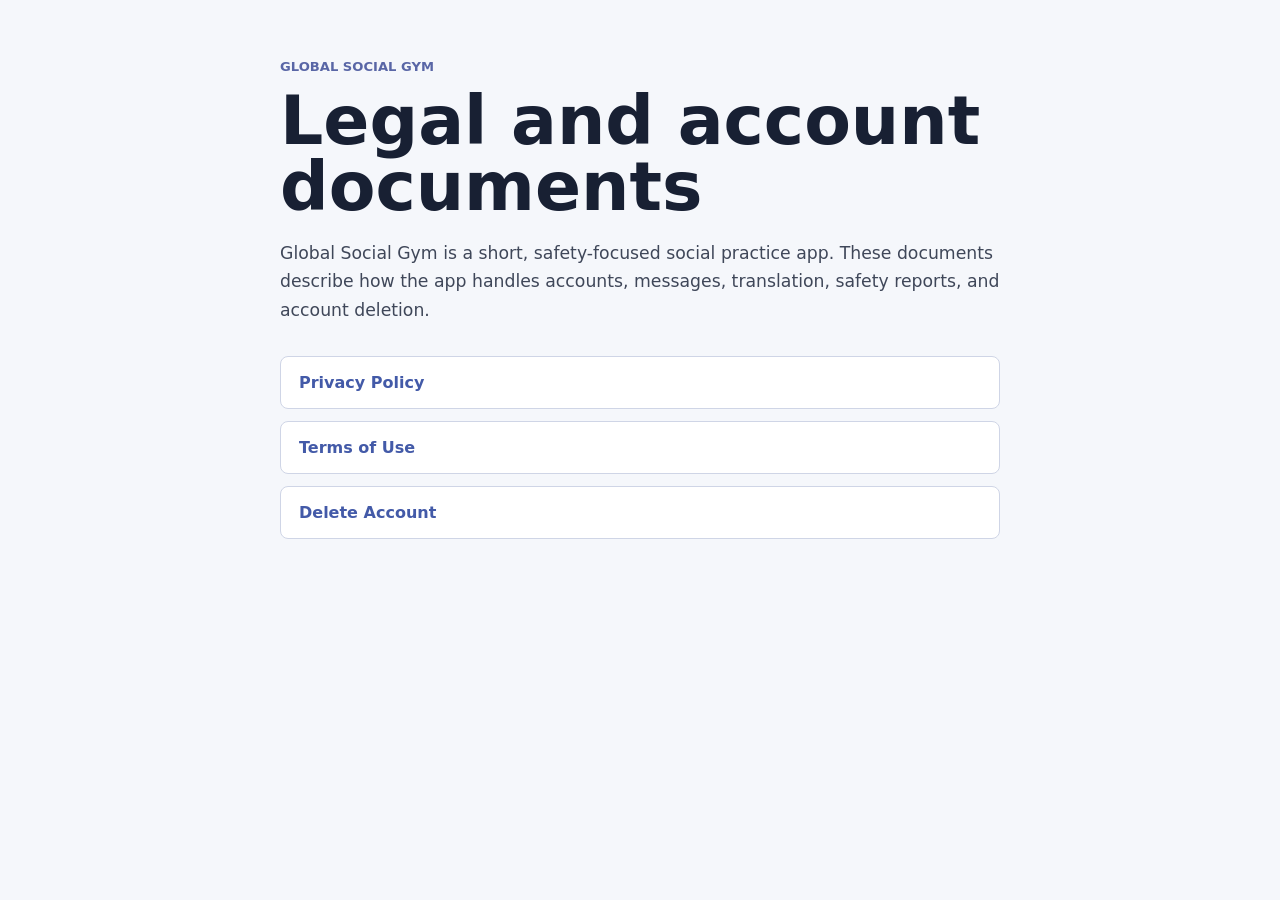
<file: index.html>
<!doctype html>
<html lang="en">
  <head>
    <meta charset="utf-8">
    <meta name="viewport" content="width=device-width, initial-scale=1">
    <title>Global Social Gym Legal</title>
    <link rel="stylesheet" href="./style.css">
  </head>
  <body>
    <main class="page">
      <p class="eyebrow">Global Social Gym</p>
      <h1>Legal and account documents</h1>
      <p class="lead">
        Global Social Gym is a short, safety-focused social practice app. These
        documents describe how the app handles accounts, messages, translation,
        safety reports, and account deletion.
      </p>
      <nav class="links" aria-label="Legal documents">
        <a href="./privacy.html">Privacy Policy</a>
        <a href="./terms.html">Terms of Use</a>
        <a href="./delete-account.html">Delete Account</a>
      </nav>
    </main>
  </body>
</html>
</file>
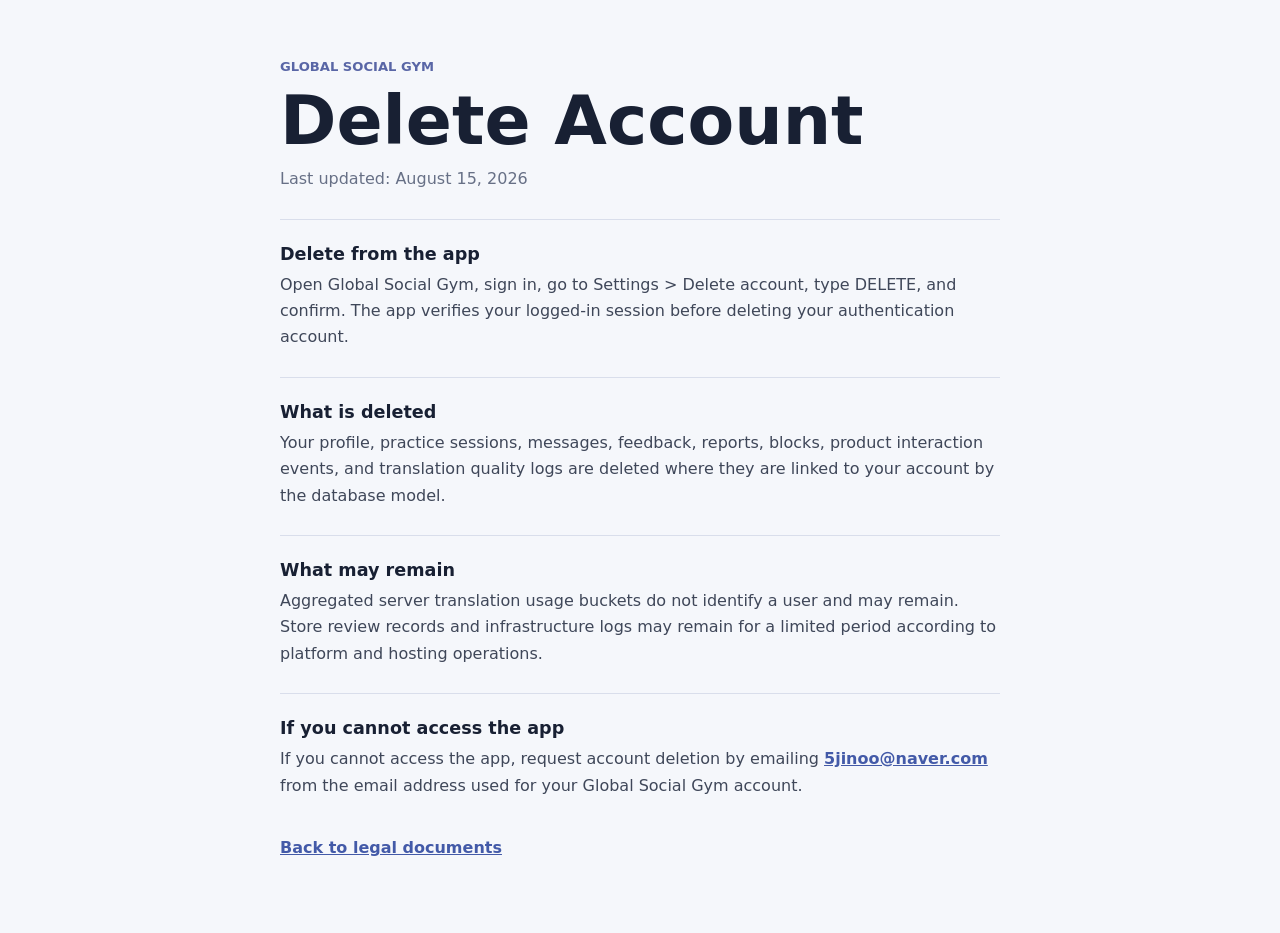
<file: delete-account.html>
<!doctype html>
<html lang="en">
  <head>
    <meta charset="utf-8">
    <meta name="viewport" content="width=device-width, initial-scale=1">
    <title>Delete Account - Global Social Gym</title>
    <link rel="stylesheet" href="./style.css">
  </head>
  <body>
    <main class="page">
      <p class="eyebrow">Global Social Gym</p>
      <h1>Delete Account</h1>
      <p class="updated">Last updated: August 15, 2026</p>

      <section>
        <h2>Delete from the app</h2>
        <p>
          Open Global Social Gym, sign in, go to Settings &gt; Delete account,
          type DELETE, and confirm. The app verifies your logged-in session
          before deleting your authentication account.
        </p>
      </section>

      <section>
        <h2>What is deleted</h2>
        <p>
          Your profile, practice sessions, messages, feedback, reports, blocks,
          product interaction events, and translation quality logs are deleted
          where they are linked to your account by the database model.
        </p>
      </section>

      <section>
        <h2>What may remain</h2>
        <p>
          Aggregated server translation usage buckets do not identify a user and
          may remain. Store review records and infrastructure logs may remain
          for a limited period according to platform and hosting operations.
        </p>
      </section>

      <section>
        <h2>If you cannot access the app</h2>
        <p>
          If you cannot access the app, request account deletion by emailing
          <a href="mailto:5jinoo@naver.com">5jinoo@naver.com</a> from the email
          address used for your Global Social Gym account.
        </p>
      </section>

      <p class="footer"><a href="./index.html">Back to legal documents</a></p>
    </main>
  </body>
</html>
</file>
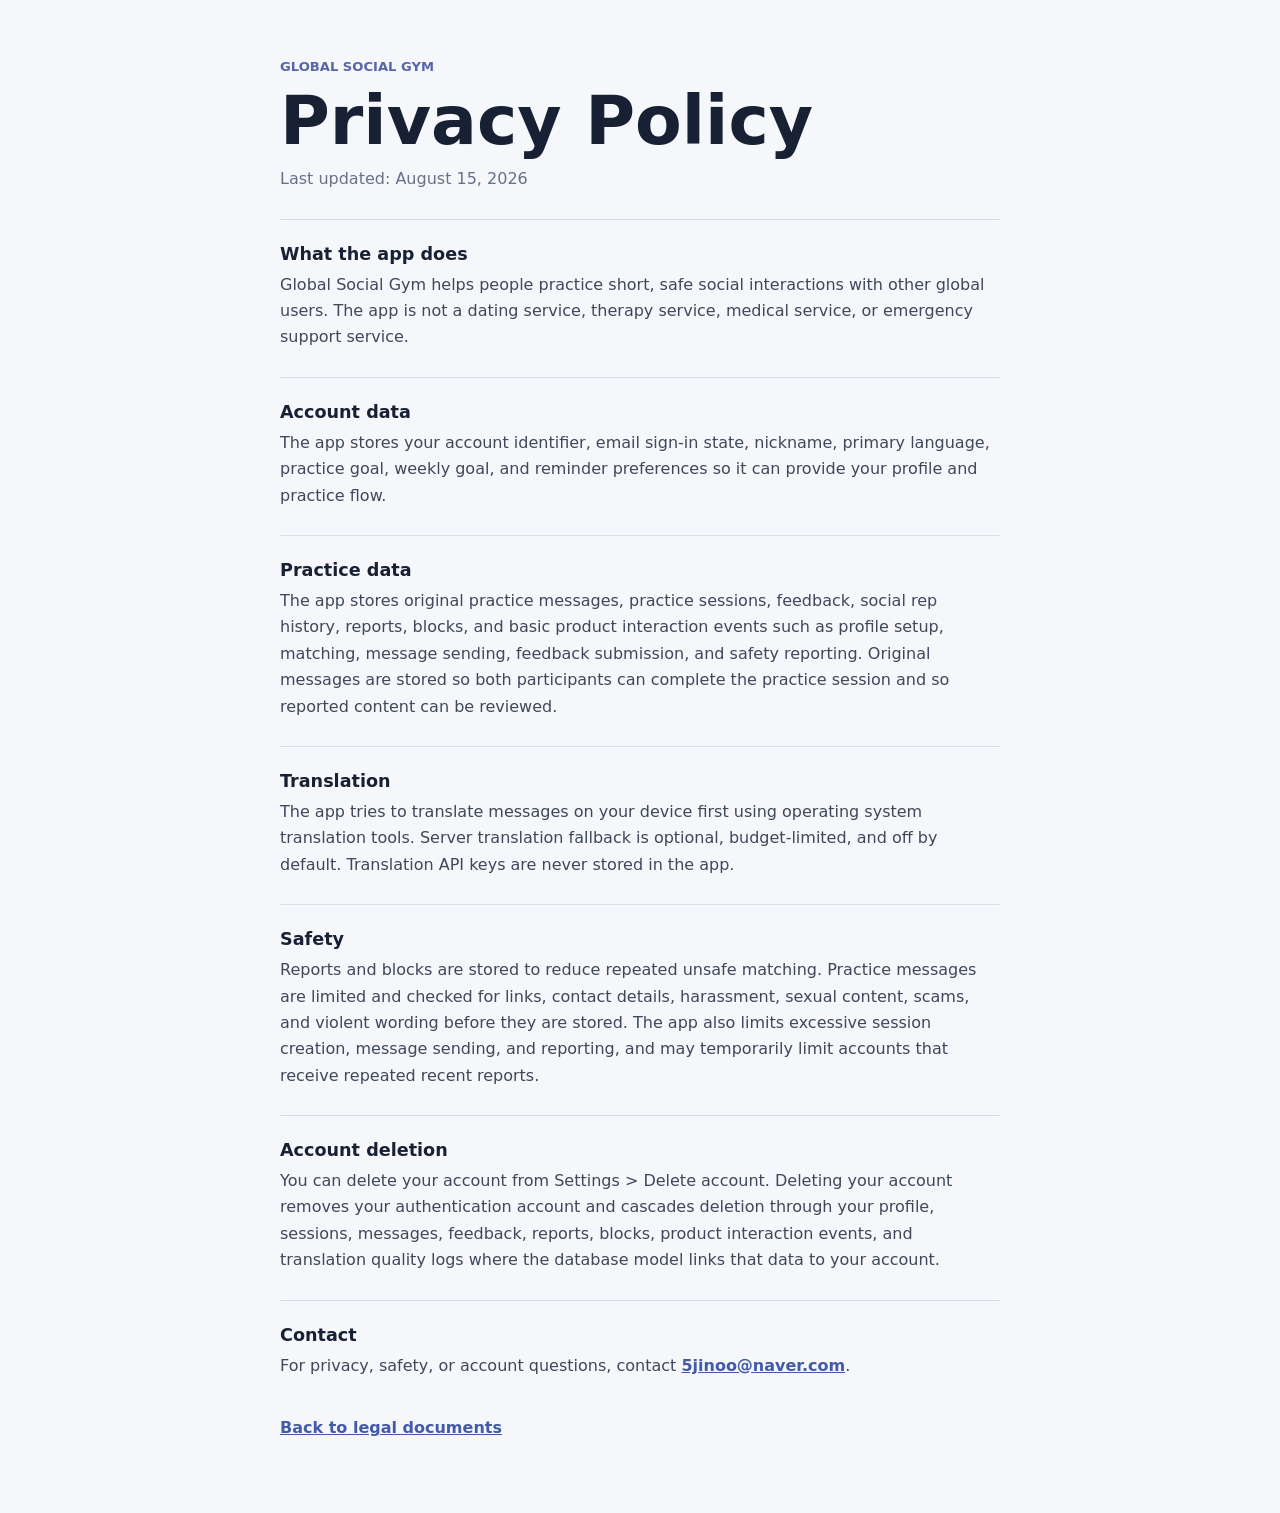
<file: privacy.html>
<!doctype html>
<html lang="en">
  <head>
    <meta charset="utf-8">
    <meta name="viewport" content="width=device-width, initial-scale=1">
    <title>Privacy Policy - Global Social Gym</title>
    <link rel="stylesheet" href="./style.css">
  </head>
  <body>
    <main class="page">
      <p class="eyebrow">Global Social Gym</p>
      <h1>Privacy Policy</h1>
      <p class="updated">Last updated: August 15, 2026</p>

      <section>
        <h2>What the app does</h2>
        <p>
          Global Social Gym helps people practice short, safe social
          interactions with other global users. The app is not a dating service,
          therapy service, medical service, or emergency support service.
        </p>
      </section>

      <section>
        <h2>Account data</h2>
        <p>
          The app stores your account identifier, email sign-in state, nickname,
          primary language, practice goal, weekly goal, and reminder preferences
          so it can provide your profile and practice flow.
        </p>
      </section>

      <section>
        <h2>Practice data</h2>
        <p>
          The app stores original practice messages, practice sessions,
          feedback, social rep history, reports, blocks, and basic product
          interaction events such as profile setup, matching, message sending,
          feedback submission, and safety reporting. Original messages are
          stored so both participants can complete the practice session and so
          reported content can be reviewed.
        </p>
      </section>

      <section>
        <h2>Translation</h2>
        <p>
          The app tries to translate messages on your device first using
          operating system translation tools. Server translation fallback is
          optional, budget-limited, and off by default. Translation API keys are
          never stored in the app.
        </p>
      </section>

      <section>
        <h2>Safety</h2>
        <p>
          Reports and blocks are stored to reduce repeated unsafe matching.
          Practice messages are limited and checked for links, contact details,
          harassment, sexual content, scams, and violent wording before they are
          stored. The app also limits excessive session creation, message
          sending, and reporting, and may temporarily limit accounts that
          receive repeated recent reports.
        </p>
      </section>

      <section>
        <h2>Account deletion</h2>
        <p>
          You can delete your account from Settings &gt; Delete account. Deleting
          your account removes your authentication account and cascades deletion
          through your profile, sessions, messages, feedback, reports, blocks,
          product interaction events, and translation quality logs where the
          database model links that data to your account.
        </p>
      </section>

      <section>
        <h2>Contact</h2>
        <p>
          For privacy, safety, or account questions, contact
          <a href="mailto:5jinoo@naver.com">5jinoo@naver.com</a>.
        </p>
      </section>

      <p class="footer"><a href="./index.html">Back to legal documents</a></p>
    </main>
  </body>
</html>
</file>
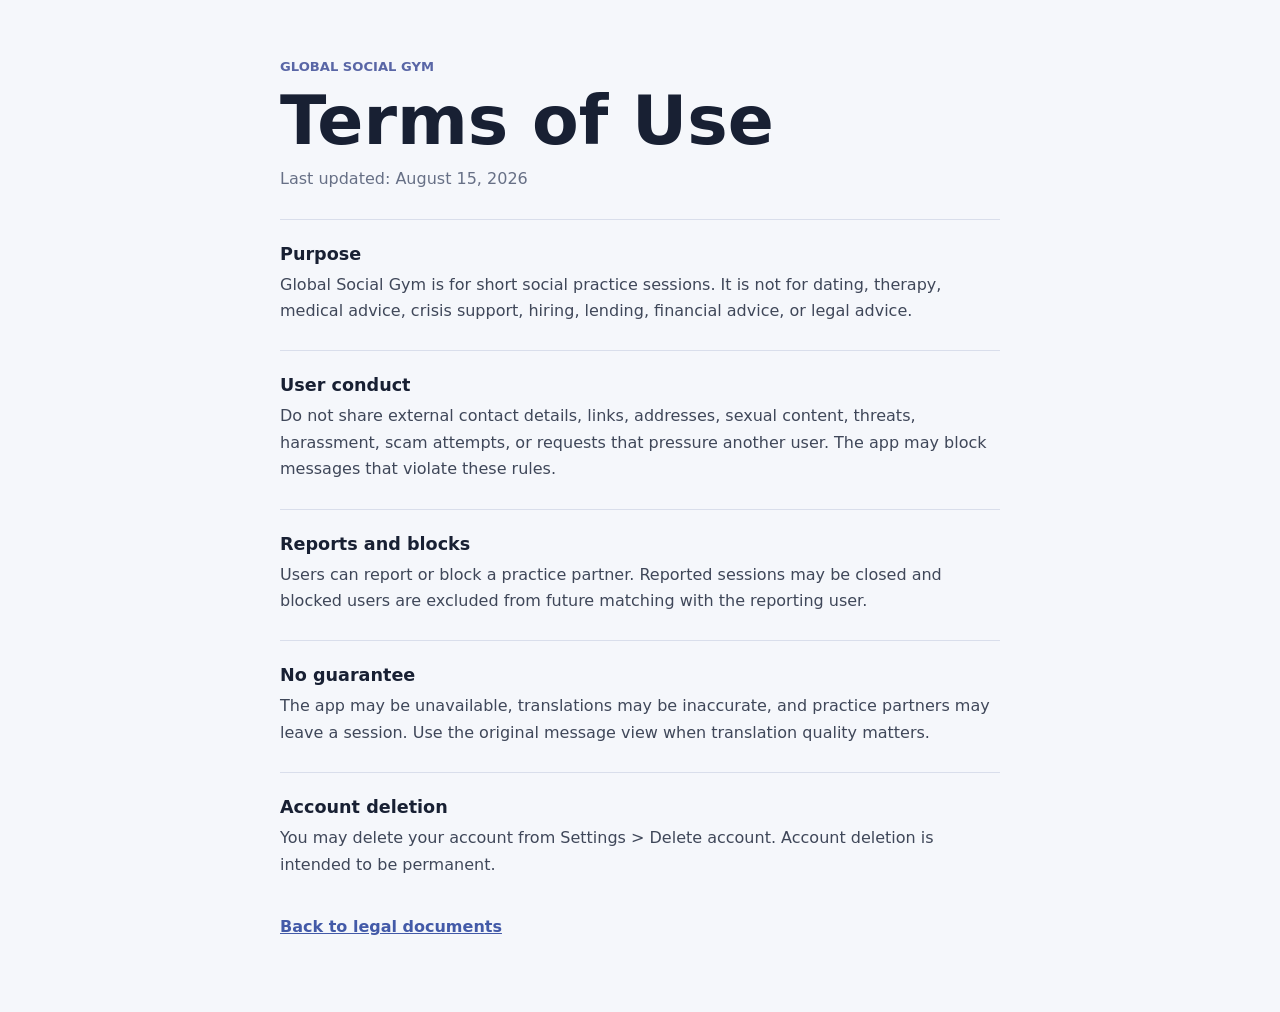
<file: terms.html>
<!doctype html>
<html lang="en">
  <head>
    <meta charset="utf-8">
    <meta name="viewport" content="width=device-width, initial-scale=1">
    <title>Terms of Use - Global Social Gym</title>
    <link rel="stylesheet" href="./style.css">
  </head>
  <body>
    <main class="page">
      <p class="eyebrow">Global Social Gym</p>
      <h1>Terms of Use</h1>
      <p class="updated">Last updated: August 15, 2026</p>

      <section>
        <h2>Purpose</h2>
        <p>
          Global Social Gym is for short social practice sessions. It is not for
          dating, therapy, medical advice, crisis support, hiring, lending,
          financial advice, or legal advice.
        </p>
      </section>

      <section>
        <h2>User conduct</h2>
        <p>
          Do not share external contact details, links, addresses, sexual
          content, threats, harassment, scam attempts, or requests that pressure
          another user. The app may block messages that violate these rules.
        </p>
      </section>

      <section>
        <h2>Reports and blocks</h2>
        <p>
          Users can report or block a practice partner. Reported sessions may be
          closed and blocked users are excluded from future matching with the
          reporting user.
        </p>
      </section>

      <section>
        <h2>No guarantee</h2>
        <p>
          The app may be unavailable, translations may be inaccurate, and
          practice partners may leave a session. Use the original message view
          when translation quality matters.
        </p>
      </section>

      <section>
        <h2>Account deletion</h2>
        <p>
          You may delete your account from Settings &gt; Delete account. Account
          deletion is intended to be permanent.
        </p>
      </section>

      <p class="footer"><a href="./index.html">Back to legal documents</a></p>
    </main>
  </body>
</html>
</file>
<file: style.css>
:root {
  color-scheme: light;
  font-family: Inter, ui-sans-serif, system-ui, -apple-system, BlinkMacSystemFont,
    "Segoe UI", sans-serif;
  color: #182033;
  background: #f5f7fb;
}

* {
  box-sizing: border-box;
}

body {
  margin: 0;
}

.page {
  width: min(760px, 100%);
  margin: 0 auto;
  padding: 56px 20px 72px;
}

.eyebrow {
  margin: 0 0 10px;
  color: #5966a6;
  font-size: 0.82rem;
  font-weight: 700;
  letter-spacing: 0;
  text-transform: uppercase;
}

h1 {
  margin: 0;
  font-size: clamp(2.1rem, 8vw, 4.25rem);
  line-height: 0.98;
  letter-spacing: 0;
}

h2 {
  margin: 0 0 8px;
  font-size: 1.1rem;
  letter-spacing: 0;
}

p {
  margin: 0;
  color: #3f4759;
  line-height: 1.65;
}

section {
  margin-top: 26px;
  padding-top: 24px;
  border-top: 1px solid #d9deeb;
}

a {
  color: #435aa8;
  font-weight: 700;
}

.lead {
  margin-top: 18px;
  font-size: 1.08rem;
}

.updated {
  margin-top: 12px;
  color: #677086;
}

.links {
  display: grid;
  gap: 12px;
  margin-top: 32px;
}

.links a {
  display: block;
  padding: 16px 18px;
  border: 1px solid #cfd5e6;
  border-radius: 8px;
  background: #ffffff;
  text-decoration: none;
}

.footer {
  margin-top: 36px;
}
</file>
